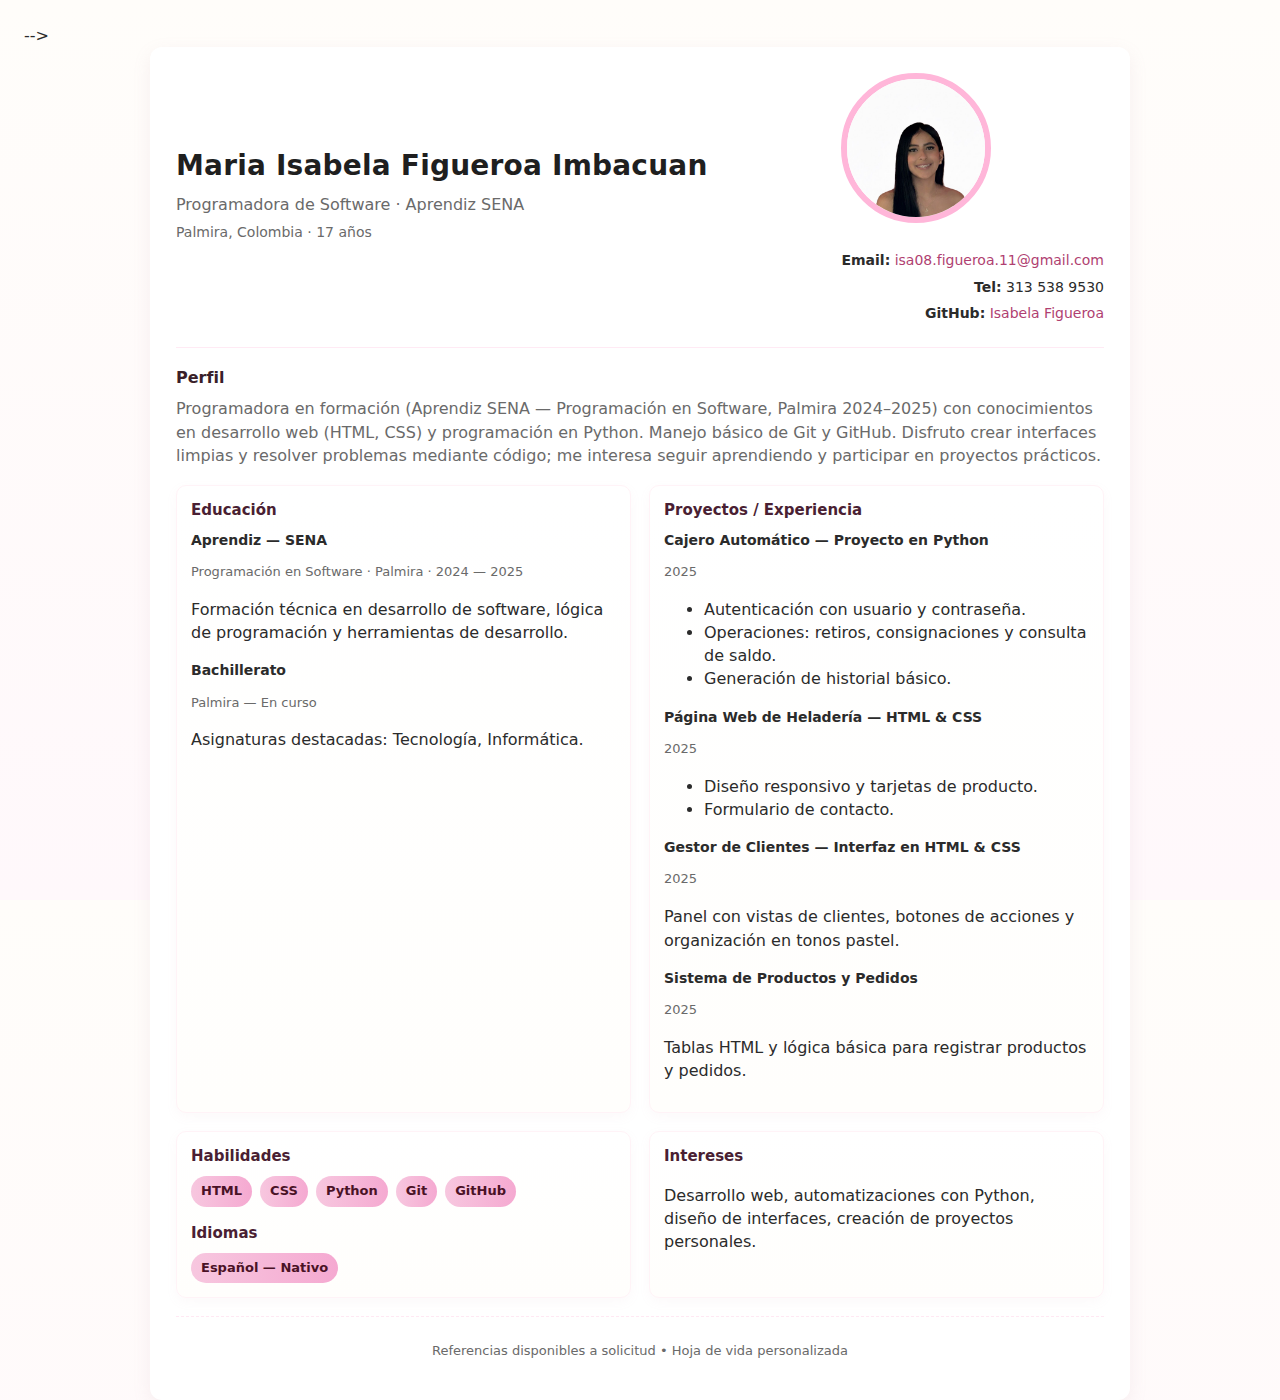
<file: HojaDeVidaIsabelaFigueroa/index.html>
<!doctype html>
<html lang="es">
<head>
  <meta charset="utf-8" />
  <meta name="viewport" content="width=device-width,initial-scale=1" />
  <title>Hoja de Vida — Maria Isabela Figueroa Imbacuan</title>
  <link rel="stylesheet" href="styles.css" />
 
  <link href="https://fonts.googleapis.com/css2?family=Poppins:wght@300;400;600&display=swap" rel="stylesheet"> -->
</head>
<body>
  <main class="container">
    <header class="hero">
      <div class="hero-left">
        <h1 class="name">Maria Isabela Figueroa Imbacuan</h1>
        <p class="role">Programadora de Software · Aprendiz SENA</p>
        <p class="location">Palmira, Colombia · 17 años</p>
      </div>

      <div class="hero-right">
        
        <img src="img/fotovidas.jpeg" alt="Foto de Isabela" class="foto">

        <ul class="contact">
          <li><strong>Email:</strong>
            <a href="mailto:isa08.figueroa.11@gmail.com">isa08.figueroa.11@gmail.com</a>
          </li>
          <li><strong>Tel:</strong> 313 538 9530</li>
          <li><strong>GitHub:</strong> <a href="#">Isabela Figueroa</a></li>
        </ul>
      </div>
    </header>

    <section class="summary">
      <h2>Perfil</h2>
      <p>
        Programadora en formación (Aprendiz SENA — Programación en Software, Palmira 2024–2025)
        con conocimientos en desarrollo web (HTML, CSS) y programación en Python. Manejo básico de Git y GitHub.
        Disfruto crear interfaces limpias y resolver problemas mediante código; me interesa seguir aprendiendo
        y participar en proyectos prácticos.
      </p>
    </section>

    <div class="grid">
      <section class="card">
        <h3>Educación</h3>
        <div class="item">
          <h4>Aprendiz — SENA</h4>
          <p class="meta">Programación en Software · Palmira · 2024 — 2025</p>
          <p>Formación técnica en desarrollo de software, lógica de programación y herramientas de desarrollo.</p>
        </div>

        <div class="item">
          <h4>Bachillerato</h4>
          <p class="meta">Palmira — En curso</p>
          <p>Asignaturas destacadas: Tecnología, Informática.</p>
        </div>
      </section>

      <section class="card">
        <h3>Proyectos / Experiencia</h3>

        <div class="item">
          <h4>Cajero Automático — Proyecto en Python</h4>
          <p class="meta">2025</p>
          <ul>
            <li>Autenticación con usuario y contraseña.</li>
            <li>Operaciones: retiros, consignaciones y consulta de saldo.</li>
            <li>Generación de historial básico.</li>
          </ul>
        </div>

        <div class="item">
          <h4>Página Web de Heladería — HTML & CSS</h4>
          <p class="meta">2025</p>
          <ul>
            <li>Diseño responsivo y tarjetas de producto.</li>
            <li>Formulario de contacto.</li>
          </ul>
        </div>

        <div class="item">
          <h4>Gestor de Clientes — Interfaz en HTML & CSS</h4>
          <p class="meta">2025</p>
          <p>Panel con vistas de clientes, botones de acciones y organización en tonos pastel.</p>
        </div>

        <div class="item">
          <h4>Sistema de Productos y Pedidos</h4>
          <p class="meta">2025</p>
          <p>Tablas HTML y lógica básica para registrar productos y pedidos.</p>
        </div>

      </section>

      <section class="card">
        <h3>Habilidades</h3>
        <ul class="skills">
          <li>HTML</li>
          <li>CSS</li>
          <li>Python</li>
          <li>Git</li>
          <li>GitHub</li>
        </ul>

        <h3 style="margin-top:1rem">Idiomas</h3>
        <ul class="skills">
          <li>Español — Nativo</li>
        </ul>
      </section>

      <section class="card">
        <h3>Intereses</h3>
        <p>Desarrollo web, automatizaciones con Python, diseño de interfaces, creación de proyectos personales.</p>
      </section>
    </div>

    <footer class="footer">
      <p>Referencias disponibles a solicitud • Hoja de vida personalizada</p>
    </footer>
  </main>
</body>
</html>
</file>
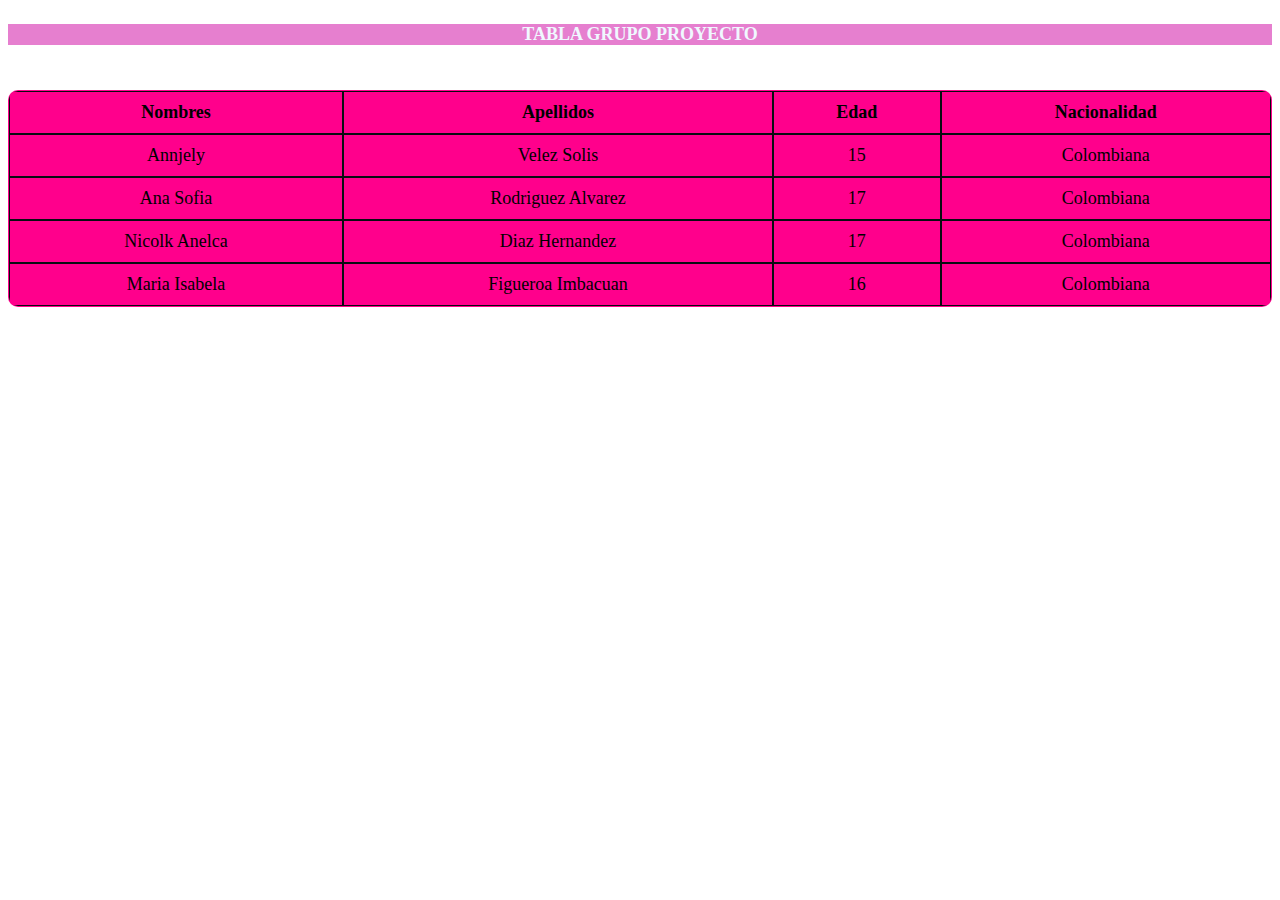
<file: Tablas.html>
<!DOCTYPE html>
<html lang="en">
<head>
    <meta charset="UTF-8">
    <meta name="viewport" content="width=device-width, initial-scale=1.0">
    <title>TABLAS</title>
</head>
<body>
    <link rel="stylesheet" href="Tablas.css">
    <h4>TABLA GRUPO PROYECTO</h4>
    <br>
    <table border="1" cellspacing="10">
        <tr>
            <th>Nombres</th>
            <th>Apellidos</th>
            <th>Edad</th>
            <th>Nacionalidad</th>
        </tr>
        <tr>
            <td>Annjely</td>
            <td>Velez Solis</td>
            <td>15</td>
            <td>Colombiana</td>
        </tr>
        <tr>
            <td>Ana Sofia</td>
            <td>Rodriguez Alvarez</td>
            <td>17</td>
            <td>Colombiana</td>
        </tr>
        <tr>
            <td>Nicolk Anelca</td>
            <td>Diaz Hernandez</td>
            <td>17</td>
            <td>Colombiana</td>
        </tr>
        <tr>
            <td>Maria Isabela</td>
            <td>Figueroa Imbacuan</td>
            <td>16</td>
            <td>Colombiana</td>
        </tr>
</body>
</html>
</file>
<file: HojaDeVidaIsabelaFigueroa/styles.css>
:root{
  --bg: #fffdfa;
  --card: #fff;
  --accent: #f7c7df;
  --accent-2: #f5a9d1;
  --text: #2b2b2b;
  --muted: #6a6a6a;
  --shadow: 0 6px 18px rgba(185,140,160,0.12);
  --radius: 12px;
}

*{box-sizing:border-box}
html,body{height:100%}
body{
  margin:0;
  background: linear-gradient(180deg, #fffdfa 0%, #fff8fb 100%);
  color:var(--text);
  font-family: system-ui, -apple-system, "Segoe UI", Roboto, "Helvetica Neue", Arial;
  -webkit-font-smoothing:antialiased;
  -moz-osx-font-smoothing:grayscale;
  line-height:1.45;
  padding:24px;
}

/* Layout container */
.container{
  max-width:980px;
  margin:0 auto;
  background:var(--card);
  border-radius:var(--radius);
  box-shadow:var(--shadow);
  overflow:hidden;
  padding:26px;
}

/* Header */
.hero{
  display:flex;
  gap:18px;
  align-items:center;
  justify-content:space-between;
  border-bottom:1px solid #ffeaf4;
  padding-bottom:18px;
  margin-bottom:18px;
}

.name{
  margin:0;
  font-size:28px;
  letter-spacing:0.2px;
  color:#1f1f1f;
}

.role{ margin:6px 0 0 0; color:var(--muted); font-weight:500; }
.location { margin-top:6px; color:var(--muted); font-size:14px; }

/* Foto */
.foto {
  width: 130px;
  height: 130px;
  border-radius: 80%;
  object-fit: cover;
  border: 2px solid #ffb6d9;
  margin-bottom: 15px;
}

/* Contact */
.contact{
  list-style:none;
  padding:0;
  margin:0;
  text-align:right;
  font-size:14px;
}
.contact li{ margin:6px 0; }
.contact a{ color:#b03f71; text-decoration:none; }

/* Summary */
.summary{ margin-bottom:18px; }
.summary h2{ margin:0 0 8px 0; font-size:16px; color:#3a1f2a; }
.summary p{ margin:0; color:var(--muted); }

/* Grid sections */
.grid{
  display:grid;
  grid-template-columns: repeat(2, 1fr);
  gap:18px;
}

/* Card style */
.card{
  background: linear-gradient(180deg, #fff 0%, #fffefc 100%);
  border-radius:10px;
  padding:14px;
  box-shadow: 0 4px 12px rgba(200,150,170,0.06);
  border:1px solid #fff3f7;
}
.card h3{ margin:0 0 8px 0; font-size:15px; color:#4a1f33; }

/* Items */
.item{ margin-bottom:12px; }
.item h4{ margin:0; font-size:14px; }
.meta{ color:var(--muted); font-size:13px; margin-bottom:6px; }

/* Skills */
.skills{
  display:flex;
  flex-wrap:wrap;
  gap:8px;
  list-style:none;
  padding:0;
  margin:8px 0 0 0;
}
.skills li{
  padding:6px 10px;
  background: linear-gradient(90deg, var(--accent) 0%, var(--accent-2) 100%);
  border-radius:999px;
  color:#4a1226;
  font-weight:600;
  font-size:13px;
}

/* Footer */
.footer{
  margin-top:18px;
  padding-top:12px;
  border-top:1px dashed #ffe8f3;
  text-align:center;
  color:var(--muted);
  font-size:13px;
}

/* Responsive */
@media (max-width:820px){
  .grid{ grid-template-columns: 1fr; }
  .hero{ flex-direction:column; align-items:flex-start; gap:12px; }
  .contact{ text-align:left; }
}

.foto {
  width: 150px;
  height: 150px;
  object-fit: cover;
  border-radius: 50%;
  image-rendering: auto;     /* mejor calidad */
  border: 6px solid #ffb6d9;
}
</file>
<file: Tablas.css>
body{text-align: center;

font-family: Georgia, 'Times New Roman', Times, serif;
border-collapse: collapse;
font-size: 18px;}

table{text-align: center;
margin: auto;
border-collapse:collapse ;
width:100%;
background-color: rgb(255, 0, 140);
border-radius: 10px;
overflow: hidden;}
h4{text-align: center;
background-color: rgb(230, 127, 207);
color: aliceblue;}

th, td {
    border: 2px double #080d11;
    padding: 10px;
    text-align: center
}
</file>
